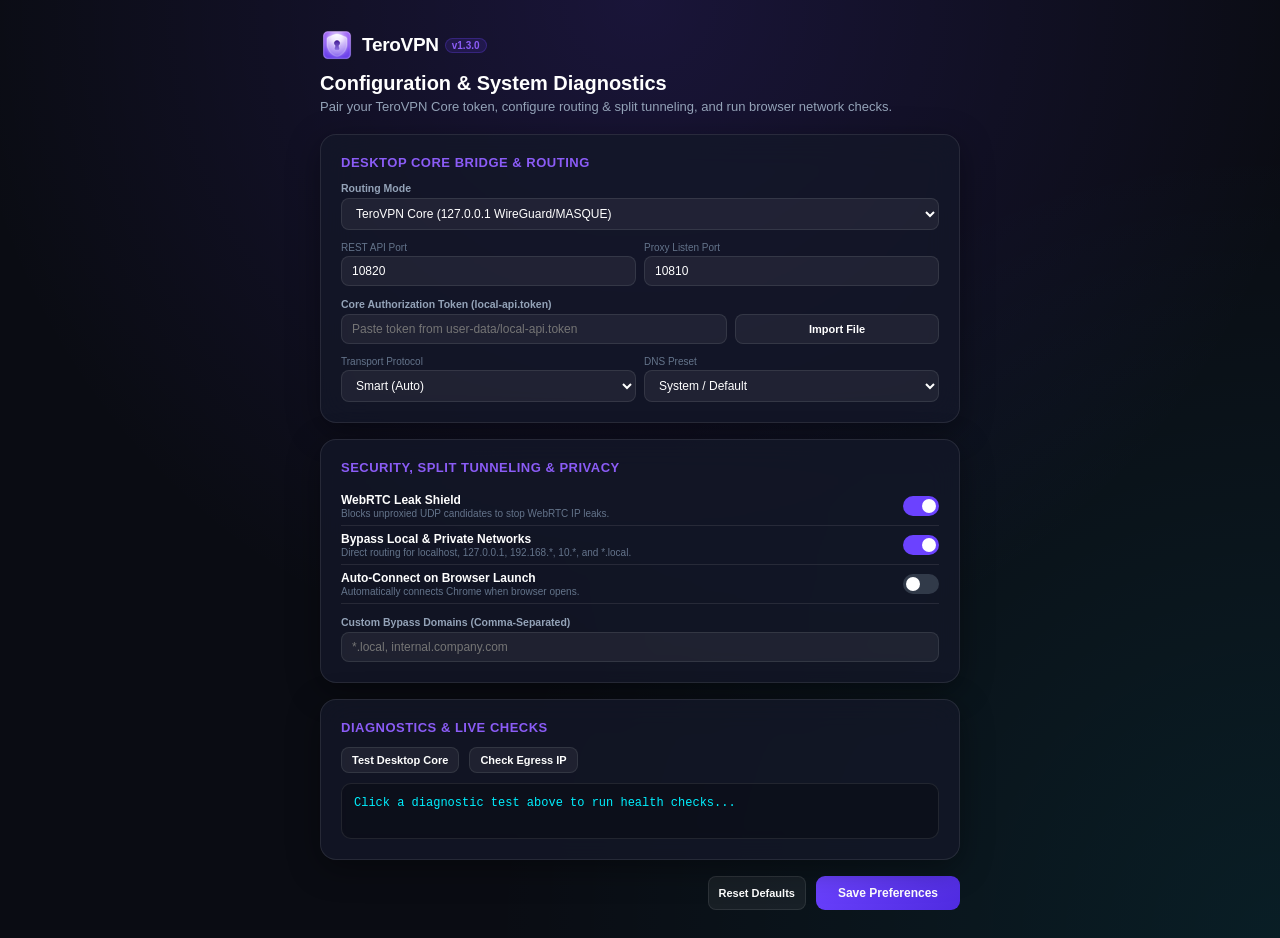
<file: extension/options.html>
<!DOCTYPE html>
<html lang="en" data-theme="dark">
<head>
  <meta charset="UTF-8">
  <meta name="viewport" content="width=device-width, initial-scale=1.0">
  <title>TeroVPN - Settings & Diagnostics</title>
  <link rel="stylesheet" href="popup.css">
  <style>
    body {
      width: 100%;
      max-width: 680px;
      height: auto;
      min-height: 100vh;
      margin: 0 auto;
      padding: 28px 20px;
      overflow-y: auto;
    }
    .options-card {
      background: var(--bg-surface);
      backdrop-filter: blur(16px);
      -webkit-backdrop-filter: blur(16px);
      border: 1px solid var(--border-subtle);
      border-radius: 16px;
      padding: 20px;
      margin-bottom: 16px;
      box-shadow: var(--shadow-glass);
    }
    .options-header { margin-bottom: 20px; }
    .options-header h2 { font-size: 20px; font-weight: 700; margin-bottom: 4px; }
    .options-header p { font-size: 13px; color: var(--text-secondary); }
    .section-title {
      font-size: 13px;
      font-weight: 700;
      color: var(--accent-purple-light);
      text-transform: uppercase;
      letter-spacing: 0.5px;
      margin-bottom: 12px;
    }
    .diag-box {
      background: rgba(0, 0, 0, 0.25);
      border: 1px solid var(--border-subtle);
      border-radius: 10px;
      padding: 12px;
      font-family: monospace;
      font-size: 12px;
      color: var(--accent-cyan);
      min-height: 56px;
      margin-top: 8px;
      white-space: pre-wrap;
    }
    .actions-bar {
      display: flex;
      justify-content: flex-end;
      gap: 10px;
      margin-top: 16px;
    }
  </style>
</head>
<body>
  <div class="options-header">
    <div class="brand" style="margin-bottom: 10px;">
      <img src="icons/icon48.png" alt="TeroVPN Logo" class="brand-logo" style="width: 34px; height: 34px;">
      <div class="brand-text">
        <span class="brand-title" style="font-size: 19px;">TeroVPN</span>
        <span class="version-tag">v1.3.0</span>
      </div>
    </div>
    <h2>Configuration & System Diagnostics</h2>
    <p>Pair your TeroVPN Core token, configure routing & split tunneling, and run browser network checks.</p>
  </div>

  <div class="options-card">
    <div class="section-title">Desktop Core Bridge & Routing</div>
    <div class="setting-group" style="margin-bottom: 12px;">
      <label class="setting-label">Routing Mode</label>
      <select id="opt-routing-mode" class="select-input">
        <option value="core">TeroVPN Core (127.0.0.1 WireGuard/MASQUE)</option>
        <option value="custom">Custom Proxy Server (HTTPS / SOCKS5)</option>
      </select>
    </div>

    <div id="opt-core-fields">
      <div class="inline-inputs" style="margin-bottom: 12px;">
        <div class="input-labeled">
          <span>REST API Port</span>
          <input type="number" id="opt-core-api-port" value="10820" class="text-input">
        </div>
        <div class="input-labeled">
          <span>Proxy Listen Port</span>
          <input type="number" id="opt-core-proxy-port" value="10810" class="text-input">
        </div>
      </div>

      <div class="setting-group" style="margin-bottom: 12px;">
        <label class="setting-label">Core Authorization Token (local-api.token)</label>
        <div class="inline-inputs">
          <input type="password" id="opt-core-token" placeholder="Paste token from user-data/local-api.token" class="text-input flex-2">
          <label class="secondary-btn flex-1 file-btn">
            Import File
            <input type="file" id="opt-token-file" accept=".token,.txt,*" class="hidden">
          </label>
        </div>
      </div>
    </div>

    <div id="opt-custom-fields" class="setting-group hidden" style="margin-bottom: 12px;">
      <label class="setting-label">Custom Proxy Server</label>
      <div class="inline-inputs">
        <input type="text" id="opt-custom-host" placeholder="Host / IP" class="text-input flex-2">
        <input type="number" id="opt-custom-port" placeholder="Port" class="text-input flex-1">
        <select id="opt-custom-scheme" class="select-input flex-1">
          <option value="https">HTTPS</option>
          <option value="socks5">SOCKS5</option>
          <option value="http">HTTP</option>
        </select>
      </div>
    </div>

    <div class="inline-inputs">
      <div class="input-labeled">
        <span>Transport Protocol</span>
        <select id="opt-transport" class="select-input">
          <option value="auto">Smart (Auto)</option>
          <option value="h3">MASQUE HTTP/3 (QUIC)</option>
          <option value="h2">HTTP/2 TLS Tunnel</option>
        </select>
      </div>
      <div class="input-labeled">
        <span>DNS Preset</span>
        <select id="opt-dns-preset" class="select-input">
          <option value="system">System / Default</option>
          <option value="cloudflare">Cloudflare (1.1.1.1)</option>
          <option value="google">Google (8.8.8.8)</option>
          <option value="quad9">Quad9 Security (9.9.9.9)</option>
          <option value="adguard">AdGuard AdBlock</option>
        </select>
      </div>
    </div>
  </div>

  <div class="options-card">
    <div class="section-title">Security, Split Tunneling & Privacy</div>

    <div class="toggle-row">
      <div class="toggle-info">
        <span class="toggle-title">WebRTC Leak Shield</span>
        <span class="toggle-desc">Blocks unproxied UDP candidates to stop WebRTC IP leaks.</span>
      </div>
      <label class="switch">
        <input type="checkbox" id="opt-webrtc-shield" checked>
        <span class="slider"></span>
      </label>
    </div>

    <div class="toggle-row">
      <div class="toggle-info">
        <span class="toggle-title">Bypass Local & Private Networks</span>
        <span class="toggle-desc">Direct routing for localhost, 127.0.0.1, 192.168.*, 10.*, and *.local.</span>
      </div>
      <label class="switch">
        <input type="checkbox" id="opt-bypass-local" checked>
        <span class="slider"></span>
      </label>
    </div>

    <div class="toggle-row">
      <div class="toggle-info">
        <span class="toggle-title">Auto-Connect on Browser Launch</span>
        <span class="toggle-desc">Automatically connects Chrome when browser opens.</span>
      </div>
      <label class="switch">
        <input type="checkbox" id="opt-auto-connect">
        <span class="slider"></span>
      </label>
    </div>

    <div class="setting-group" style="margin-top: 12px;">
      <label class="setting-label">Custom Bypass Domains (Comma-Separated)</label>
      <input type="text" id="opt-bypass-domains" placeholder="*.local, internal.company.com" class="text-input">
    </div>
  </div>

  <div class="options-card">
    <div class="section-title">Diagnostics & Live Checks</div>
    <div style="display: flex; gap: 10px; margin-bottom: 10px;">
      <button id="btn-test-core" class="secondary-btn">Test Desktop Core</button>
      <button id="btn-test-ip" class="secondary-btn">Check Egress IP</button>
    </div>
    <div id="diag-output" class="diag-box">Click a diagnostic test above to run health checks...</div>
  </div>

  <div class="actions-bar">
    <button id="btn-reset-defaults" class="secondary-btn">Reset Defaults</button>
    <button id="btn-save-options" class="primary-btn" style="margin-top:0; padding:10px 22px;">Save Preferences</button>
  </div>

  <div id="toast" class="toast hidden"></div>

  <script type="module" src="options.js"></script>
</body>
</html>
</file>
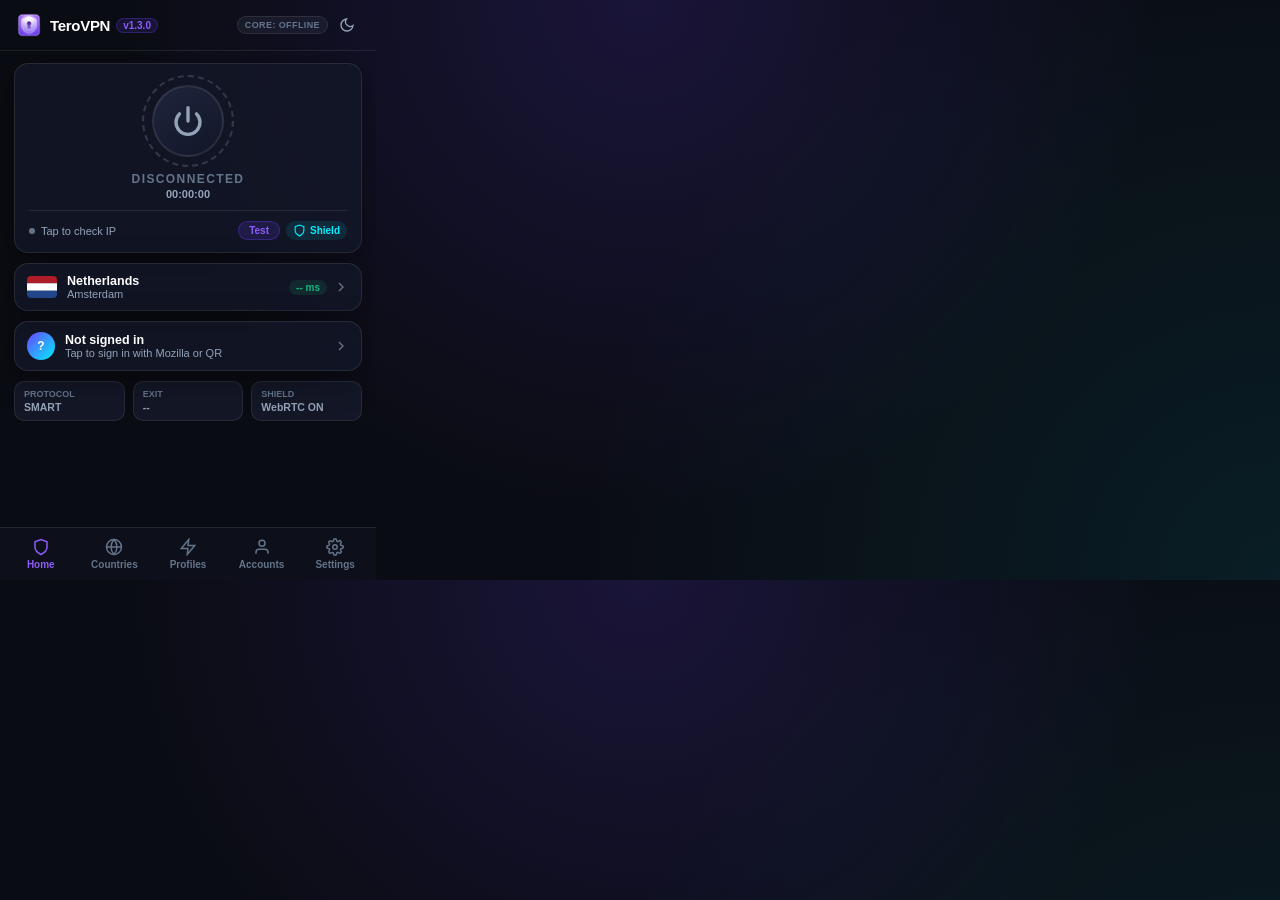
<file: extension/popup.html>
<!DOCTYPE html>
<html lang="en" data-theme="dark">
<head>
  <meta charset="UTF-8">
  <meta name="viewport" content="width=device-width, initial-scale=1.0">
  <title>TeroVPN Client</title>
  <link rel="stylesheet" href="popup.css">
</head>
<body>
  <div class="app-container">
    <!-- Top Header -->
    <header class="header">
      <div class="brand">
        <img src="icons/icon32.png" alt="TeroVPN Logo" class="brand-logo">
        <div class="brand-text">
          <span class="brand-title">TeroVPN</span>
          <span class="version-tag">v1.3.0</span>
        </div>
      </div>
      <div class="header-actions">
        <span id="core-pill" class="core-pill offline" title="Core Connection Status">CORE: OFFLINE</span>
        <button id="btn-theme-toggle" class="icon-btn" title="Toggle Dark/Light Theme" aria-label="Toggle Theme">
          <svg width="16" height="16" viewBox="0 0 24 24" fill="none" stroke="currentColor" stroke-width="2">
            <path d="M21 12.79A9 9 0 1 1 11.21 3 7 7 0 0 0 21 12.79z"></path>
          </svg>
        </button>
      </div>
    </header>

    <!-- Tab: Home -->
    <section id="tab-home" class="tab-panel active">
      <!-- Actionable Banner when Core is offline/unauthorized or no account -->
      <div id="alert-banner" class="alert-banner hidden">
        <span id="alert-banner-text">TeroVPN Core not connected.</span>
        <button id="alert-banner-btn" class="alert-btn">Setup</button>
      </div>

      <!-- Power Hero Card -->
      <div class="glass-card power-card">
        <div class="power-button-wrapper">
          <div id="glow-ring" class="glow-ring"></div>
          <button id="btn-toggle-vpn" class="power-btn" aria-label="Toggle VPN Connection">
            <svg class="power-icon" viewBox="0 0 24 24" fill="none" stroke="currentColor" stroke-width="2.5" stroke-linecap="round" stroke-linejoin="round">
              <path d="M18.36 6.64a9 9 0 1 1-12.73 0"></path>
              <line x1="12" y1="2" x2="12" y2="12"></line>
            </svg>
          </button>
        </div>

        <div class="connection-status-block">
          <div id="status-text" class="status-text disconnected">DISCONNECTED</div>
          <div id="uptime-counter" class="uptime-counter">00:00:00</div>
        </div>

        <div class="ip-shield-bar">
          <div class="ip-display" id="ip-display" title="Click to test/refresh IP">
            <span class="ip-dot"></span>
            <span id="ip-value">Tap to check IP</span>
          </div>
          <button id="btn-test-conn" class="mini-pill-btn" title="Run Connection Test">Test</button>
          <div id="shield-indicator" class="shield-indicator active" title="WebRTC Leak Shield Active">
            <svg width="13" height="13" viewBox="0 0 24 24" fill="none" stroke="currentColor" stroke-width="2">
              <path d="M12 22s8-4 8-10V5l-8-3-8 3v7c0 6 8 10 8 10z"></path>
            </svg>
            <span>Shield</span>
          </div>
        </div>
      </div>

      <!-- Quick Server Selector -->
      <div id="btn-quick-country" class="glass-card server-card" role="button" tabindex="0">
        <div class="server-flag-wrap">
          <img id="active-flag" src="flags/nl.svg" alt="Flag" class="server-flag">
        </div>
        <div class="server-info">
          <div class="server-country" id="active-country">Netherlands</div>
          <div class="server-city" id="active-city">Amsterdam</div>
        </div>
        <div class="server-meta">
          <span class="ping-pill" id="active-ping">-- ms</span>
          <svg class="chevron" width="16" height="16" viewBox="0 0 24 24" fill="none" stroke="currentColor" stroke-width="2">
            <polyline points="9 18 15 12 9 6"></polyline>
          </svg>
        </div>
      </div>

      <!-- Active Account Summary -->
      <div id="btn-quick-account" class="glass-card account-mini-card" role="button" tabindex="0">
        <div class="account-avatar" id="mini-account-avatar">?</div>
        <div class="account-mini-info">
          <div class="account-mini-email" id="mini-account-email">Not signed in</div>
          <div class="account-mini-quota" id="mini-account-quota">Tap to sign in with Mozilla or QR</div>
        </div>
        <svg class="chevron" width="16" height="16" viewBox="0 0 24 24" fill="none" stroke="currentColor" stroke-width="2">
          <polyline points="9 18 15 12 9 6"></polyline>
        </svg>
      </div>

      <!-- Telemetry Grid -->
      <div class="telemetry-grid">
        <div class="telemetry-item">
          <span class="telemetry-label">PROTOCOL</span>
          <span class="telemetry-val" id="telemetry-protocol">SMART</span>
        </div>
        <div class="telemetry-item">
          <span class="telemetry-label">EXIT</span>
          <span class="telemetry-val" id="telemetry-exit">--</span>
        </div>
        <div class="telemetry-item">
          <span class="telemetry-label">SHIELD</span>
          <span class="telemetry-val" id="telemetry-shield">WebRTC ON</span>
        </div>
      </div>
    </section>

    <!-- Tab: Countries -->
    <section id="tab-countries" class="tab-panel">
      <div class="panel-header">
        <h3>Locations</h3>
        <button id="btn-ping-all" class="mini-pill-btn">Ping All</button>
      </div>
      <div class="search-box">
        <svg width="14" height="14" viewBox="0 0 24 24" fill="none" stroke="currentColor" stroke-width="2">
          <circle cx="11" cy="11" r="8"></circle>
          <line x1="21" y1="21" x2="16.65" y2="16.65"></line>
        </svg>
        <input type="text" id="country-search-input" placeholder="Search country or city..." autocomplete="off">
      </div>
      <div id="country-list-container" class="scroll-list"></div>
    </section>

    <!-- Tab: Profiles -->
    <section id="tab-profiles" class="tab-panel">
      <div class="panel-header">
        <h3>Proton Profiles</h3>
        <span class="sub-badge">1-Tap Presets</span>
      </div>
      <div id="profiles-list-container" class="scroll-list"></div>
    </section>

    <!-- Tab: Accounts & Login -->
    <section id="tab-accounts" class="tab-panel">
      <div class="panel-header">
        <h3>Accounts & Sign In</h3>
        <button id="btn-toggle-signin-panel" class="mini-pill-btn">+ Sign In</button>
      </div>

      <!-- Sign-In Container -->
      <div id="signin-panel" class="glass-card signin-card hidden">
        <div class="segmented-tabs">
          <button id="seg-btn-password" class="seg-btn active">Email & Password</button>
          <button id="seg-btn-qr" class="seg-btn">QR Code</button>
        </div>

        <!-- Password Sign-In Form -->
        <div id="signin-password-view">
          <div id="signin-step-credentials">
            <div id="signin-core-offline-banner" class="info-banner hidden" style="margin-bottom:8px; padding:11px; border-radius:10px; background:rgba(245,158,11,0.12); border:1px solid rgba(245,158,11,0.35); font-size:11px; line-height:1.45; color:var(--text-primary);">
              <div style="font-weight:700; color:#fbbf24; margin-bottom:4px;">TeroVPN Desktop Core Required (127.0.0.1:10820)</div>
              <div style="color:var(--text-secondary); margin-bottom:9px;">Chrome extensions cannot bypass Mozilla's anti-bot login gate or attach MASQUE Bearer tokens directly without <b>TeroVPN Desktop</b> running. Start TeroVPN Desktop for Email &amp; Password sign-in, or sync right now via <b>QR Code</b>.</div>
              <div style="display:flex; flex-direction:column; gap:6px;">
                <button id="btn-switch-to-qr" type="button" class="primary-btn full-width" style="padding:7px 10px; font-size:11.5px;">Sign In with QR Code (No Desktop Needed)</button>
                <div style="display:flex; gap:6px;">
                  <button id="btn-download-desktop" type="button" class="secondary-btn" style="flex:1; padding:6px 8px; font-size:10.5px;">Download Desktop App</button>
                  <button id="btn-retry-core-signin" type="button" class="secondary-btn" style="flex:1; padding:6px 8px; font-size:10.5px;">Retry Core</button>
                </div>
              </div>
            </div>
            <div id="signin-credentials-fields">
              <input type="email" id="signin-email" class="text-input full-width" placeholder="Mozilla Account Email" autocomplete="email">
              <div class="password-wrap">
                <input type="password" id="signin-password" class="text-input full-width" placeholder="Password" autocomplete="current-password">
                <button id="btn-toggle-pw" type="button" class="pw-eye" title="Show/Hide Password">👁</button>
              </div>
              <button id="btn-signin-submit" class="primary-btn full-width">Sign In to Mozilla</button>
            </div>
          </div>

          <!-- Secondary Verification Step (2FA / Email Code / Email Link / Unblock / Captcha) -->
          <div id="signin-step-verify" class="hidden">
            <div id="verify-title" class="verify-title">6-Digit Gmail Verification Code</div>
            <div id="verify-desc" class="verify-desc">Mozilla sent a 6-digit security code to your Gmail. Enter that 6-digit code below.</div>
            <img id="verify-captcha-img" class="captcha-img hidden" alt="Captcha">
            <input type="text" id="verify-code-input" class="text-input full-width" placeholder="Enter 6-digit code from Gmail" autocomplete="one-time-code">
            <div class="verify-actions">
              <button id="btn-verify-submit" class="primary-btn flex-2">Verify & Continue</button>
              <button id="btn-verify-cancel" class="secondary-btn flex-1">Cancel</button>
            </div>
            <button id="btn-email-link-confirmed" class="primary-btn full-width hidden">I Confirmed in Email</button>
          </div>

          <div id="signin-error" class="error-box hidden"></div>
          <div id="signin-success" class="success-box hidden">Signed in successfully!</div>
        </div>

        <!-- QR Code Sign-In View -->
        <div id="signin-qr-view" class="hidden">
          <div class="qr-wrapper">
            <div id="qr-svg-container" class="qr-box">Generating QR...</div>
            <div class="qr-meta">
              <span id="qr-status-text">Waiting for mobile scan...</span>
              <span id="qr-countdown" class="qr-timer">05:00</span>
            </div>
            <p class="qr-hint">Open TeroVPN Mobile App → Settings → Scan QR Code to sync your account instantly via E2EE.</p>
            <button id="btn-qr-refresh" class="secondary-btn full-width">Refresh QR Code</button>
          </div>
        </div>
      </div>

      <!-- Saved Accounts List -->
      <div id="accounts-list-container" class="scroll-list"></div>
    </section>

    <!-- Tab: Settings -->
    <section id="tab-settings" class="tab-panel">
      <div class="panel-header">
        <h3>Settings</h3>
        <button id="btn-open-options-page" class="mini-pill-btn">Full View</button>
      </div>
      <div class="scroll-list settings-scroll">
        <!-- Core Pairing Card -->
        <div class="glass-card setting-card">
          <div class="setting-card-title">Desktop Core Bridge</div>
          <div class="setting-group">
            <label class="setting-label">Routing Mode</label>
            <select id="setting-routing-mode" class="select-input">
              <option value="core">TeroVPN Core (127.0.0.1:10810)</option>
              <option value="custom">Custom Proxy Server (HTTPS / SOCKS5)</option>
            </select>
          </div>

          <div id="core-config-fields">
            <div class="inline-inputs" style="margin-top:8px;">
              <div class="input-labeled">
                <span>API Port</span>
                <input type="number" id="setting-core-api-port" value="10820" class="text-input">
              </div>
              <div class="input-labeled">
                <span>Proxy Port</span>
                <input type="number" id="setting-core-proxy-port" value="10810" class="text-input">
              </div>
            </div>
            <div class="setting-group" style="margin-top:8px;">
              <label class="setting-label">Core Auth Token (local-api.token)</label>
              <input type="password" id="setting-core-token" placeholder="Paste token or import file below" class="text-input">
              <div class="inline-inputs" style="margin-top:6px;">
                <label class="secondary-btn flex-1 file-btn">
                  Import File
                  <input type="file" id="input-token-file" accept=".token,.txt,*" class="hidden">
                </label>
                <button id="btn-test-core" type="button" class="secondary-btn flex-1">Test Core</button>
              </div>
              <div id="core-test-result" class="mini-status hidden"></div>
            </div>
          </div>

          <div id="custom-proxy-fields" class="hidden" style="margin-top:8px;">
            <label class="setting-label">Custom Proxy Server</label>
            <div class="inline-inputs">
              <input type="text" id="setting-custom-host" placeholder="Host / IP" class="text-input flex-2">
              <input type="number" id="setting-custom-port" placeholder="8080" class="text-input flex-1">
            </div>
            <select id="setting-custom-scheme" class="select-input" style="margin-top:6px;">
              <option value="https">HTTPS</option>
              <option value="socks5">SOCKS5</option>
              <option value="http">HTTP</option>
            </select>
          </div>
        </div>

        <!-- Protocol & Privacy Card -->
        <div class="glass-card setting-card">
          <div class="setting-card-title">Protocol & Privacy</div>
          <div class="setting-group">
            <label class="setting-label">Transport Protocol</label>
            <select id="setting-transport" class="select-input">
              <option value="auto">Smart (Auto)</option>
              <option value="h3">MASQUE HTTP/3 (QUIC)</option>
              <option value="h2">HTTP/2 TLS Tunnel</option>
            </select>
          </div>
          <div class="setting-group" style="margin-top:8px;">
            <label class="setting-label">DNS Preset</label>
            <select id="setting-dns-preset" class="select-input">
              <option value="system">System / Default</option>
              <option value="cloudflare">Cloudflare (1.1.1.1)</option>
              <option value="google">Google (8.8.8.8)</option>
              <option value="quad9">Quad9 Security (9.9.9.9)</option>
              <option value="adguard">AdGuard AdBlock</option>
            </select>
          </div>

          <div class="toggle-row">
            <div class="toggle-info">
              <span class="toggle-title">WebRTC Leak Shield</span>
              <span class="toggle-desc">Blocks non-proxied UDP IP leaks</span>
            </div>
            <label class="switch">
              <input type="checkbox" id="setting-webrtc-shield" checked>
              <span class="slider"></span>
            </label>
          </div>

          <div class="toggle-row">
            <div class="toggle-info">
              <span class="toggle-title">Bypass Local Networks</span>
              <span class="toggle-desc">Direct access for localhost & LAN</span>
            </div>
            <label class="switch">
              <input type="checkbox" id="setting-bypass-local" checked>
              <span class="slider"></span>
            </label>
          </div>

          <div class="toggle-row">
            <div class="toggle-info">
              <span class="toggle-title">Auto-Connect on Startup</span>
              <span class="toggle-desc">Connect automatically when Chrome starts</span>
            </div>
            <label class="switch">
              <input type="checkbox" id="setting-auto-connect">
              <span class="slider"></span>
            </label>
          </div>

          <div class="setting-group" style="margin-top:8px;">
            <label class="setting-label">Split Tunneling Bypass Domains</label>
            <input type="text" id="setting-bypass-domains" placeholder="*.local, intranet.corp" class="text-input">
          </div>
        </div>

        <button id="btn-save-settings" class="primary-btn full-width">Save Settings</button>
      </div>
    </section>

    <!-- Bottom Navigation Bar -->
    <nav class="bottom-nav">
      <button class="nav-item active" data-tab="tab-home">
        <svg width="18" height="18" viewBox="0 0 24 24" fill="none" stroke="currentColor" stroke-width="2">
          <path d="M12 22s8-4 8-10V5l-8-3-8 3v7c0 6 8 10 8 10z"></path>
        </svg>
        <span>Home</span>
      </button>
      <button class="nav-item" data-tab="tab-countries">
        <svg width="18" height="18" viewBox="0 0 24 24" fill="none" stroke="currentColor" stroke-width="2">
          <circle cx="12" cy="12" r="10"></circle>
          <line x1="2" y1="12" x2="22" y2="12"></line>
          <path d="M12 2a15.3 15.3 0 0 1 4 10 15.3 15.3 0 0 1-4 10 15.3 15.3 0 0 1-4-10 15.3 15.3 0 0 1 4-10z"></path>
        </svg>
        <span>Countries</span>
      </button>
      <button class="nav-item" data-tab="tab-profiles">
        <svg width="18" height="18" viewBox="0 0 24 24" fill="none" stroke="currentColor" stroke-width="2">
          <polygon points="13 2 3 14 12 14 11 22 21 10 12 10 13 2"></polygon>
        </svg>
        <span>Profiles</span>
      </button>
      <button class="nav-item" data-tab="tab-accounts">
        <svg width="18" height="18" viewBox="0 0 24 24" fill="none" stroke="currentColor" stroke-width="2">
          <path d="M20 21v-2a4 4 0 0 0-4-4H8a4 4 0 0 0-4 4v2"></path>
          <circle cx="12" cy="7" r="4"></circle>
        </svg>
        <span>Accounts</span>
      </button>
      <button class="nav-item" data-tab="tab-settings">
        <svg width="18" height="18" viewBox="0 0 24 24" fill="none" stroke="currentColor" stroke-width="2">
          <circle cx="12" cy="12" r="3"></circle>
          <path d="M19.4 15a1.65 1.65 0 0 0 .33 1.82l.06.06a2 2 0 0 1-2.83 2.83l-.06-.06a1.65 1.65 0 0 0-1.82-.33 1.65 1.65 0 0 0-1 1.51V21a2 2 0 0 1-4 0v-.09A1.65 1.65 0 0 0 9 19.4a1.65 1.65 0 0 0-1.82.33l-.06.06a2 2 0 0 1-2.83-2.83l.06-.06a1.65 1.65 0 0 0 .33-1.82 1.65 1.65 0 0 0-1.51-1H3a2 2 0 0 1 0-4h.09A1.65 1.65 0 0 0 4.6 9a1.65 1.65 0 0 0-.33-1.82l-.06-.06a2 2 0 0 1 2.83-2.83l.06.06a1.65 1.65 0 0 0 1.82.33H9a1.65 1.65 0 0 0 1-1.51V3a2 2 0 0 1 4 0v.09a1.65 1.65 0 0 0 1 1.51 1.65 1.65 0 0 0 1.82-.33l.06-.06a2 2 0 0 1 2.83 2.83l-.06.06a1.65 1.65 0 0 0-.33 1.82V9a1.65 1.65 0 0 0 1.51 1H21a2 2 0 0 1 0 4h-.09a1.65 1.65 0 0 0-1.51 1z"></path>
        </svg>
        <span>Settings</span>
      </button>
    </nav>

    <div id="toast" class="toast hidden"></div>
  </div>

  <script type="module" src="popup.js"></script>
</body>
</html>
</file>
<file: extension/popup.css>
/* ==========================================================================
   TeroVPN Chrome Extension - Liquid Glass Theme (Dark & Light)
   Version: 1.2.5
   ========================================================================== */

:root, [data-theme="dark"] {
  --bg-primary: #0A0C13;
  --bg-surface: rgba(20, 24, 40, 0.78);
  --bg-surface-hover: rgba(30, 36, 60, 0.88);
  --bg-card: rgba(25, 30, 50, 0.65);
  --bg-input: rgba(255, 255, 255, 0.06);
  --bg-nav: rgba(14, 17, 28, 0.92);
  --border-subtle: rgba(255, 255, 255, 0.09);

  --accent-purple: #6B42FF;
  --accent-purple-light: #8B5CF6;
  --accent-cyan: #00F0FF;
  --accent-emerald: #10B981;
  --accent-amber: #F59E0B;
  --accent-red: #EF4444;

  --text-primary: #FFFFFF;
  --text-secondary: #94A3B8;
  --text-muted: #64748B;

  --shadow-glass: 0 8px 32px rgba(0, 0, 0, 0.37);
  --shadow-glow-connected: 0 0 28px rgba(16, 185, 129, 0.45);
}

[data-theme="light"] {
  --bg-primary: #F4F3FA;
  --bg-surface: rgba(255, 255, 255, 0.88);
  --bg-surface-hover: rgba(255, 255, 255, 0.98);
  --bg-card: rgba(255, 255, 255, 0.75);
  --bg-input: rgba(107, 66, 255, 0.06);
  --bg-nav: rgba(255, 255, 255, 0.94);
  --border-subtle: rgba(107, 66, 255, 0.14);

  --accent-purple: #6B42FF;
  --accent-purple-light: #5B34E5;
  --accent-cyan: #0284C7;
  --accent-emerald: #059669;
  --accent-amber: #D97706;
  --accent-red: #DC2626;

  --text-primary: #141624;
  --text-secondary: #475569;
  --text-muted: #64748B;

  --shadow-glass: 0 8px 24px rgba(107, 66, 255, 0.08);
  --shadow-glow-connected: 0 0 24px rgba(5, 150, 105, 0.35);
}

* {
  box-sizing: border-box;
  margin: 0;
  padding: 0;
  font-family: -apple-system, BlinkMacSystemFont, "Segoe UI", Roboto, Arial, sans-serif;
  -webkit-font-smoothing: antialiased;
}

body {
  width: 376px;
  height: 580px;
  background-color: var(--bg-primary);
  background-image:
    radial-gradient(circle at 50% 0%, rgba(107, 66, 255, 0.16) 0%, transparent 60%),
    radial-gradient(circle at 100% 100%, rgba(0, 240, 255, 0.08) 0%, transparent 50%);
  color: var(--text-primary);
  overflow: hidden;
  user-select: none;
}

.app-container {
  display: flex;
  flex-direction: column;
  height: 100%;
  position: relative;
}

/* ---------------- Header ---------------- */
.header {
  display: flex;
  justify-content: space-between;
  align-items: center;
  padding: 12px 16px;
  border-bottom: 1px solid var(--border-subtle);
  flex-shrink: 0;
}

.brand {
  display: flex;
  align-items: center;
  gap: 8px;
}

.brand-logo {
  width: 26px;
  height: 26px;
  border-radius: 7px;
}

.brand-text {
  display: flex;
  align-items: center;
  gap: 6px;
}

.brand-title {
  font-size: 15px;
  font-weight: 700;
  letter-spacing: -0.3px;
}

.version-tag {
  font-size: 10px;
  font-weight: 700;
  color: var(--accent-purple-light);
  background: rgba(107, 66, 255, 0.14);
  border: 1px solid rgba(107, 66, 255, 0.28);
  padding: 1px 6px;
  border-radius: 999px;
}

.header-actions {
  display: flex;
  align-items: center;
  gap: 6px;
}

.core-pill {
  font-size: 9px;
  font-weight: 700;
  padding: 3px 7px;
  border-radius: 999px;
  letter-spacing: 0.4px;
}

.core-pill.online {
  color: var(--accent-emerald);
  background: rgba(16, 185, 129, 0.12);
  border: 1px solid rgba(16, 185, 129, 0.3);
}

.core-pill.unauthorized {
  color: var(--accent-amber);
  background: rgba(245, 158, 11, 0.12);
  border: 1px solid rgba(245, 158, 11, 0.3);
}

.core-pill.offline {
  color: var(--text-muted);
  background: rgba(100, 116, 139, 0.12);
  border: 1px solid var(--border-subtle);
}

.icon-btn {
  background: transparent;
  border: none;
  color: var(--text-secondary);
  cursor: pointer;
  padding: 5px;
  border-radius: 8px;
  display: flex;
  align-items: center;
  justify-content: center;
}

.icon-btn:hover {
  background: var(--bg-input);
  color: var(--text-primary);
}

/* ---------------- Tab Panels & Smooth Transitions ---------------- */
@keyframes tabSlideFadeIn {
  0% {
    opacity: 0;
    transform: translateY(8px) scale(0.992);
  }
  100% {
    opacity: 1;
    transform: translateY(0) scale(1);
  }
}

@keyframes subViewFadeIn {
  0% {
    opacity: 0;
    transform: translateY(5px);
  }
  100% {
    opacity: 1;
    transform: translateY(0);
  }
}

@keyframes pulseGlowConnected {
  0%, 100% {
    box-shadow: 0 0 22px rgba(16, 185, 129, 0.38);
    transform: scale(1);
  }
  50% {
    box-shadow: 0 0 34px rgba(16, 185, 129, 0.62);
    transform: scale(1.03);
  }
}

.tab-panel {
  display: none;
  flex: 1;
  flex-direction: column;
  padding: 12px 14px 8px 14px;
  gap: 10px;
  overflow: hidden;
  will-change: transform, opacity;
}

.tab-panel.active {
  display: flex;
  animation: tabSlideFadeIn 0.28s cubic-bezier(0.22, 1, 0.36, 1) forwards;
}

#signin-password-view,
#signin-qr-view,
#signin-step-credentials,
#signin-step-verify,
.signin-card {
  animation: subViewFadeIn 0.24s cubic-bezier(0.22, 1, 0.36, 1);
}

.panel-header {
  display: flex;
  justify-content: space-between;
  align-items: center;
  flex-shrink: 0;
}

.panel-header h3 {
  font-size: 14px;
  font-weight: 700;
}

.sub-badge {
  font-size: 10px;
  color: var(--accent-purple-light);
  font-weight: 600;
}

/* ---------------- Alert Banner ---------------- */
.alert-banner {
  display: flex;
  align-items: center;
  justify-content: space-between;
  gap: 8px;
  background: rgba(245, 158, 11, 0.14);
  border: 1px solid rgba(245, 158, 11, 0.35);
  border-radius: 10px;
  padding: 7px 10px;
  font-size: 11px;
  color: var(--accent-amber);
  flex-shrink: 0;
}

.alert-btn {
  background: var(--accent-amber);
  color: #0B0D14;
  border: none;
  border-radius: 6px;
  padding: 3px 9px;
  font-size: 11px;
  font-weight: 700;
  cursor: pointer;
  flex-shrink: 0;
}

/* ---------------- Glass Cards ---------------- */
.glass-card {
  background: var(--bg-surface);
  backdrop-filter: blur(16px);
  -webkit-backdrop-filter: blur(16px);
  border: 1px solid var(--border-subtle);
  border-radius: 14px;
  box-shadow: var(--shadow-glass);
}

.power-card {
  padding: 16px 14px 12px 14px;
  display: flex;
  flex-direction: column;
  align-items: center;
}

.power-button-wrapper {
  position: relative;
  width: 82px;
  height: 82px;
  display: flex;
  align-items: center;
  justify-content: center;
  margin-bottom: 10px;
}

.glow-ring {
  position: absolute;
  inset: -5px;
  border-radius: 50%;
  border: 2px dashed rgba(148, 163, 184, 0.25);
  transition: all 0.4s ease;
}

.glow-ring.connecting {
  border-color: var(--accent-amber);
  animation: spinRing 2s linear infinite;
}

.glow-ring.connected {
  border-color: var(--accent-emerald);
  border-style: solid;
  box-shadow: var(--shadow-glow-connected);
  animation: pulseGlowConnected 2.4s ease-in-out infinite;
}

@keyframes spinRing {
  from { transform: rotate(0deg); }
  to { transform: rotate(360deg); }
}

.power-btn {
  width: 72px;
  height: 72px;
  border-radius: 50%;
  background: linear-gradient(145deg, #1E243C, #121628);
  border: 2px solid var(--border-subtle);
  cursor: pointer;
  display: flex;
  align-items: center;
  justify-content: center;
  color: #94A3B8;
  transition: all 0.25s ease;
  z-index: 2;
}

[data-theme="light"] .power-btn {
  background: linear-gradient(145deg, #FFFFFF, #ECE9FA);
  color: #64748B;
}

.power-btn:hover {
  transform: scale(1.04);
}

.power-btn.connecting {
  color: var(--accent-amber);
  border-color: var(--accent-amber);
}

.power-btn.connected {
  background: linear-gradient(145deg, #065F46, #064E3B);
  border-color: var(--accent-emerald);
  color: #34D399;
}

.power-icon {
  width: 32px;
  height: 32px;
}

.connection-status-block {
  text-align: center;
  margin-bottom: 10px;
}

.status-text {
  font-size: 12px;
  font-weight: 800;
  letter-spacing: 1.4px;
}

.status-text.disconnected { color: var(--text-muted); }
.status-text.connecting { color: var(--accent-amber); }
.status-text.connected { color: var(--accent-emerald); }

.uptime-counter {
  font-size: 11px;
  font-weight: 600;
  color: var(--text-secondary);
  font-variant-numeric: tabular-nums;
  margin-top: 2px;
}

.ip-shield-bar {
  display: flex;
  align-items: center;
  justify-content: space-between;
  width: 100%;
  padding-top: 10px;
  border-top: 1px solid var(--border-subtle);
  gap: 6px;
}

.ip-display {
  display: flex;
  align-items: center;
  gap: 6px;
  font-size: 11px;
  color: var(--text-secondary);
  cursor: pointer;
  flex: 1;
  min-width: 0;
  overflow: hidden;
  text-overflow: ellipsis;
  white-space: nowrap;
}

.ip-dot {
  width: 6px;
  height: 6px;
  border-radius: 50%;
  background: var(--text-muted);
  flex-shrink: 0;
}

.ip-display.connected .ip-dot {
  background: var(--accent-emerald);
  box-shadow: 0 0 8px var(--accent-emerald);
}

.mini-pill-btn {
  background: rgba(107, 66, 255, 0.16);
  color: var(--accent-purple-light);
  border: 1px solid rgba(107, 66, 255, 0.32);
  border-radius: 999px;
  padding: 3px 10px;
  font-size: 10px;
  font-weight: 700;
  cursor: pointer;
}

.mini-pill-btn:hover {
  background: var(--accent-purple);
  color: #fff;
}

.shield-indicator {
  display: flex;
  align-items: center;
  gap: 4px;
  font-size: 10px;
  font-weight: 600;
  color: var(--accent-cyan);
  background: rgba(0, 240, 255, 0.1);
  padding: 3px 7px;
  border-radius: 999px;
}

/* ---------------- Server & Account Mini Cards ---------------- */
.server-card, .account-mini-card {
  padding: 10px 12px;
  display: flex;
  align-items: center;
  gap: 10px;
  cursor: pointer;
  transition: transform 0.15s ease, background 0.15s ease;
}

.server-card:hover, .account-mini-card:hover {
  background: var(--bg-surface-hover);
  transform: translateY(-1px);
}

.server-flag-wrap {
  width: 30px;
  height: 22px;
  border-radius: 4px;
  overflow: hidden;
  flex-shrink: 0;
}

.server-flag {
  width: 100%;
  height: 100%;
  object-fit: cover;
}

.server-info, .account-mini-info {
  flex: 1;
  min-width: 0;
}

.server-country, .account-mini-email {
  font-size: 12.5px;
  font-weight: 600;
  white-space: nowrap;
  overflow: hidden;
  text-overflow: ellipsis;
}

.server-city, .account-mini-quota {
  font-size: 11px;
  color: var(--text-secondary);
  white-space: nowrap;
  overflow: hidden;
  text-overflow: ellipsis;
}

.server-meta {
  display: flex;
  align-items: center;
  gap: 6px;
}

.ping-pill {
  font-size: 10px;
  font-weight: 700;
  color: var(--accent-emerald);
  background: rgba(16, 185, 129, 0.12);
  padding: 2px 7px;
  border-radius: 999px;
}

.account-avatar {
  width: 28px;
  height: 28px;
  border-radius: 50%;
  background: linear-gradient(135deg, var(--accent-purple), var(--accent-cyan));
  color: #fff;
  font-weight: 700;
  font-size: 12px;
  display: flex;
  align-items: center;
  justify-content: center;
  flex-shrink: 0;
}

.chevron { color: var(--text-muted); }

/* ---------------- Telemetry Grid ---------------- */
.telemetry-grid {
  display: grid;
  grid-template-columns: repeat(3, 1fr);
  gap: 8px;
}

.telemetry-item {
  background: var(--bg-card);
  border: 1px solid var(--border-subtle);
  border-radius: 10px;
  padding: 7px 9px;
  display: flex;
  flex-direction: column;
  gap: 2px;
}

.telemetry-label {
  font-size: 9px;
  font-weight: 700;
  color: var(--text-muted);
}

.telemetry-val {
  font-size: 10.5px;
  font-weight: 600;
  color: var(--text-secondary);
  white-space: nowrap;
  overflow: hidden;
  text-overflow: ellipsis;
}

/* ---------------- Lists & Search ---------------- */
.search-box {
  display: flex;
  align-items: center;
  gap: 8px;
  background: var(--bg-input);
  border: 1px solid var(--border-subtle);
  border-radius: 10px;
  padding: 7px 10px;
  color: var(--text-muted);
  flex-shrink: 0;
}

.search-box input {
  background: transparent;
  border: none;
  color: var(--text-primary);
  font-size: 12.5px;
  width: 100%;
  outline: none;
}

.scroll-list {
  flex: 1;
  overflow-y: auto;
  display: flex;
  flex-direction: column;
  gap: 7px;
  padding-right: 3px;
}

.scroll-list::-webkit-scrollbar { width: 4px; }
.scroll-list::-webkit-scrollbar-thumb {
  background: rgba(148, 163, 184, 0.28);
  border-radius: 4px;
}

.list-item {
  display: flex;
  align-items: center;
  gap: 10px;
  padding: 9px 11px;
  border-radius: 11px;
  background: var(--bg-card);
  border: 1px solid var(--border-subtle);
  cursor: pointer;
  transition: all 0.15s ease;
}

.list-item:hover {
  background: var(--bg-surface-hover);
}

.list-item.active {
  background: rgba(107, 66, 255, 0.16);
  border-color: rgba(107, 66, 255, 0.45);
}

.item-flag {
  width: 26px;
  height: 19px;
  border-radius: 3px;
  object-fit: cover;
}

.item-info { flex: 1; min-width: 0; }
.item-title { font-size: 12.5px; font-weight: 600; }
.item-sub { font-size: 10.5px; color: var(--text-secondary); }
.item-ping { font-size: 11px; font-weight: 700; color: var(--accent-emerald); }

/* ---------------- Sign-In & QR ---------------- */
.signin-card {
  padding: 12px;
  display: flex;
  flex-direction: column;
  gap: 10px;
  flex-shrink: 0;
}

.segmented-tabs {
  display: grid;
  grid-template-columns: 1fr 1fr;
  background: var(--bg-input);
  border-radius: 9px;
  padding: 3px;
}

.seg-btn {
  background: transparent;
  border: none;
  color: var(--text-secondary);
  font-size: 11.5px;
  font-weight: 600;
  padding: 6px;
  border-radius: 7px;
  cursor: pointer;
}

.seg-btn.active {
  background: var(--accent-purple);
  color: #fff;
}

.password-wrap {
  position: relative;
  margin-top: 8px;
}

.pw-eye {
  position: absolute;
  right: 8px;
  top: 50%;
  transform: translateY(-50%);
  background: transparent;
  border: none;
  color: var(--text-muted);
  cursor: pointer;
  font-size: 13px;
}

.verify-title { font-size: 13px; font-weight: 700; margin-bottom: 4px; }
.verify-desc { font-size: 11px; color: var(--text-secondary); margin-bottom: 8px; }
.verify-actions { display: flex; gap: 6px; margin-top: 8px; }
.captcha-img { max-width: 100%; border-radius: 8px; margin-bottom: 8px; }

.qr-wrapper {
  display: flex;
  flex-direction: column;
  align-items: center;
  gap: 8px;
  text-align: center;
}

.qr-box {
  background: #fff;
  padding: 8px;
  border-radius: 10px;
  display: flex;
  align-items: center;
  justify-content: center;
}

.qr-meta {
  display: flex;
  justify-content: space-between;
  width: 100%;
  font-size: 11px;
  color: var(--text-secondary);
}

.qr-timer { font-weight: 700; color: var(--accent-cyan); font-variant-numeric: tabular-nums; }
.qr-hint { font-size: 10.5px; color: var(--text-muted); line-height: 1.35; }

.error-box {
  background: rgba(239, 68, 68, 0.14);
  border: 1px solid rgba(239, 68, 68, 0.35);
  color: var(--accent-red);
  font-size: 11px;
  padding: 7px 9px;
  border-radius: 8px;
  margin-top: 8px;
}

.success-box {
  background: rgba(16, 185, 129, 0.14);
  border: 1px solid rgba(16, 185, 129, 0.35);
  color: var(--accent-emerald);
  font-size: 11px;
  padding: 7px 9px;
  border-radius: 8px;
  margin-top: 8px;
}

/* Account Card */
.account-card {
  background: var(--bg-card);
  border: 1px solid var(--border-subtle);
  border-radius: 11px;
  padding: 10px;
  display: flex;
  flex-direction: column;
  gap: 6px;
}

.account-card.active {
  border-color: rgba(16, 185, 129, 0.45);
}

.account-top {
  display: flex;
  justify-content: space-between;
  align-items: center;
  gap: 6px;
}

.account-email { font-size: 12px; font-weight: 600; overflow: hidden; text-overflow: ellipsis; }
.account-badge {
  font-size: 9px;
  font-weight: 700;
  padding: 2px 6px;
  border-radius: 999px;
  background: rgba(16, 185, 129, 0.15);
  color: var(--accent-emerald);
}

.quota-bar-bg {
  width: 100%;
  height: 5px;
  background: var(--bg-input);
  border-radius: 999px;
  overflow: hidden;
}

.quota-bar-fill {
  height: 100%;
  background: linear-gradient(90deg, var(--accent-purple), var(--accent-cyan));
}

.account-actions {
  display: flex;
  gap: 6px;
}

/* ---------------- Forms & Settings ---------------- */
.setting-card {
  padding: 12px;
  display: flex;
  flex-direction: column;
  gap: 8px;
}

.setting-card-title {
  font-size: 12px;
  font-weight: 700;
  color: var(--accent-purple-light);
}

.setting-group { display: flex; flex-direction: column; gap: 4px; }
.setting-label { font-size: 10.5px; font-weight: 600; color: var(--text-secondary); }

.select-input, .text-input {
  background: var(--bg-input);
  border: 1px solid var(--border-subtle);
  border-radius: 8px;
  padding: 7px 10px;
  color: var(--text-primary);
  font-size: 12px;
  outline: none;
}

.select-input option { background: #131622; color: #fff; }
.full-width { width: 100%; }
.inline-inputs { display: flex; gap: 8px; }
.flex-1 { flex: 1; }
.flex-2 { flex: 2; }

.input-labeled { flex: 1; display: flex; flex-direction: column; gap: 3px; }
.input-labeled span { font-size: 10px; color: var(--text-muted); }

.toggle-row {
  display: flex;
  justify-content: space-between;
  align-items: center;
  padding: 6px 0;
  border-bottom: 1px solid var(--border-subtle);
}

.toggle-info { display: flex; flex-direction: column; gap: 1px; }
.toggle-title { font-size: 12px; font-weight: 600; }
.toggle-desc { font-size: 10px; color: var(--text-muted); }

.switch { position: relative; display: inline-block; width: 36px; height: 20px; flex-shrink: 0; }
.switch input { opacity: 0; width: 0; height: 0; }
.slider {
  position: absolute; cursor: pointer; inset: 0;
  background-color: rgba(148, 163, 184, 0.25);
  transition: .25s; border-radius: 999px;
}
.slider:before {
  position: absolute; content: ""; height: 14px; width: 14px;
  left: 3px; bottom: 3px; background-color: white;
  transition: .25s; border-radius: 50%;
}
input:checked + .slider { background-color: var(--accent-purple); }
input:checked + .slider:before { transform: translateX(16px); }

.primary-btn {
  background: linear-gradient(135deg, var(--accent-purple), #4F2BE0);
  color: #fff;
  border: none;
  border-radius: 9px;
  padding: 9px 12px;
  font-size: 12px;
  font-weight: 700;
  cursor: pointer;
  margin-top: 6px;
  transition: transform 0.18s cubic-bezier(0.22, 1, 0.36, 1), box-shadow 0.2s ease, filter 0.2s ease;
}

.primary-btn:hover {
  transform: translateY(-1px);
  box-shadow: 0 6px 18px rgba(107, 66, 255, 0.38);
  filter: brightness(1.06);
}

.primary-btn:active {
  transform: scale(0.98);
}

.secondary-btn {
  background: var(--bg-input);
  color: var(--text-primary);
  border: 1px solid var(--border-subtle);
  border-radius: 8px;
  padding: 6px 10px;
  font-size: 11px;
  font-weight: 600;
  cursor: pointer;
  text-align: center;
  transition: transform 0.16s cubic-bezier(0.22, 1, 0.36, 1), background 0.18s ease, border-color 0.18s ease;
}

.secondary-btn:hover {
  background: var(--bg-surface-hover);
  border-color: rgba(107, 66, 255, 0.4);
  transform: translateY(-1px);
}

.secondary-btn:active {
  transform: scale(0.98);
}

.file-btn { display: flex; align-items: center; justify-content: center; }

.mini-status { font-size: 11px; margin-top: 4px; }

/* ---------------- Bottom Navigation ---------------- */
.bottom-nav {
  display: grid;
  grid-template-columns: repeat(5, 1fr);
  background: var(--bg-nav);
  border-top: 1px solid var(--border-subtle);
  padding: 6px 4px;
  flex-shrink: 0;
}

.nav-item {
  background: transparent;
  border: none;
  color: var(--text-muted);
  display: flex;
  flex-direction: column;
  align-items: center;
  gap: 3px;
  font-size: 10px;
  font-weight: 600;
  cursor: pointer;
  padding: 4px 2px;
  border-radius: 8px;
}

.nav-item:hover { color: var(--text-primary); }
.nav-item.active { color: var(--accent-purple-light); }

/* ---------------- Toast ---------------- */
.toast {
  position: absolute;
  bottom: 64px;
  left: 50%;
  transform: translateX(-50%);
  background: var(--accent-emerald);
  color: #fff;
  font-size: 11.5px;
  font-weight: 600;
  padding: 7px 14px;
  border-radius: 999px;
  box-shadow: 0 4px 12px rgba(0, 0, 0, 0.35);
  z-index: 300;
  white-space: nowrap;
}

.toast.error { background: var(--accent-red); }
.hidden { display: none !important; }
</file>
